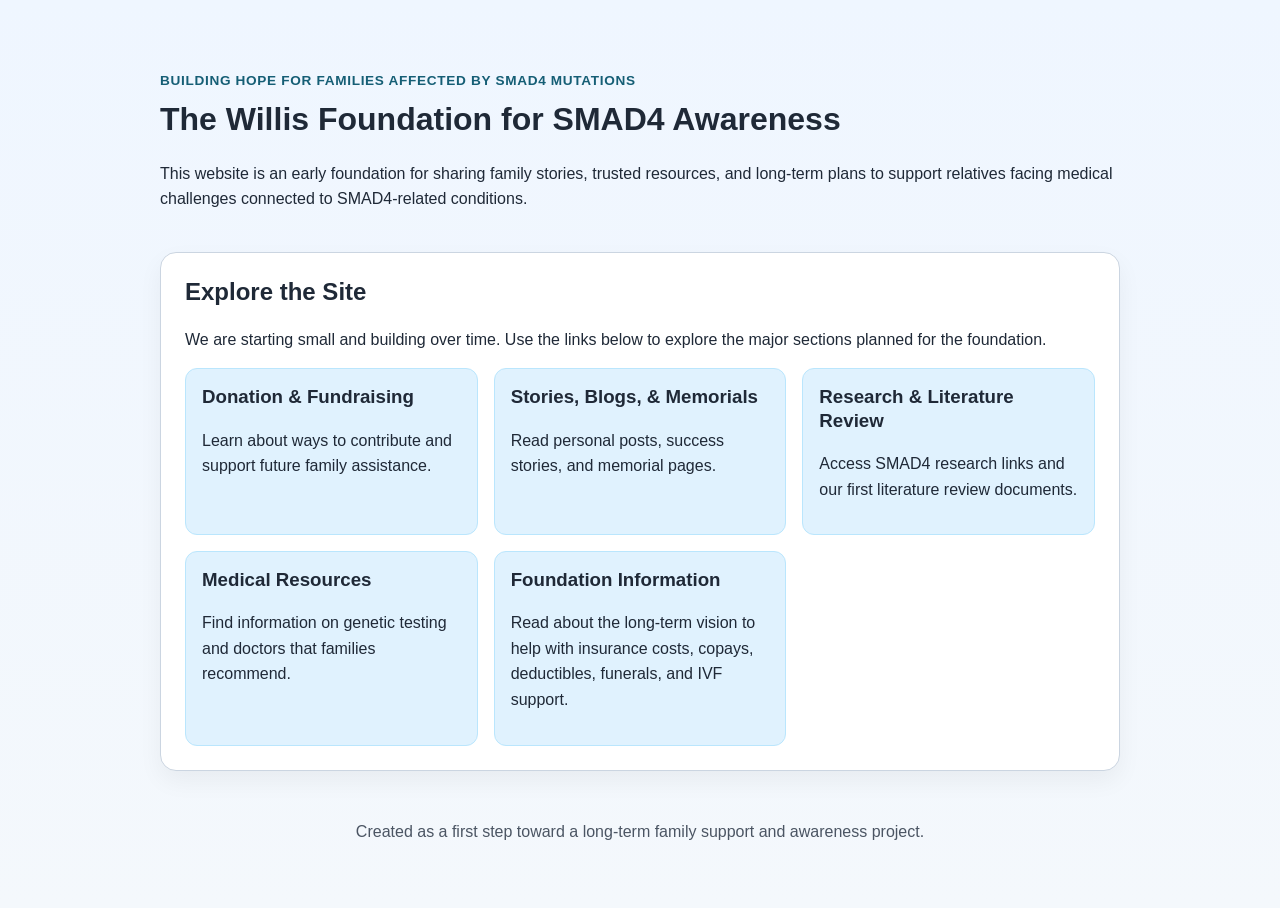
<file: doc/index.html>
<!DOCTYPE html>
<html lang="en">
  <head>
    <meta charset="UTF-8" />
    <meta name="viewport" content="width=device-width, initial-scale=1.0" />
    <title>The Willis Foundation for SMAD4 Awareness</title>
    <link rel="stylesheet" href="assets/style.css" />
  </head>
  <body>
    <header class="site-header">
      <p class="eyebrow">Building hope for families affected by SMAD4 mutations</p>
      <h1>The Willis Foundation for SMAD4 Awareness</h1>
      <p>
        This website is an early foundation for sharing family stories, trusted resources,
        and long-term plans to support relatives facing medical challenges connected to
        SMAD4-related conditions.
      </p>
    </header>

    <main>
      <section class="section">
        <h2>Explore the Site</h2>
        <p>
          We are starting small and building over time. Use the links below to explore the
          major sections planned for the foundation.
        </p>
        <div class="card-grid">
          <a class="card" href="donation/">
            <h3>Donation & Fundraising</h3>
            <p>Learn about ways to contribute and support future family assistance.</p>
          </a>

          <a class="card" href="stories/">
            <h3>Stories, Blogs, & Memorials</h3>
            <p>Read personal posts, success stories, and memorial pages.</p>
          </a>

          <a class="card" href="research/">
            <h3>Research & Literature Review</h3>
            <p>Access SMAD4 research links and our first literature review documents.</p>
          </a>

          <a class="card" href="resources/">
            <h3>Medical Resources</h3>
            <p>Find information on genetic testing and doctors that families recommend.</p>
          </a>

          <a class="card" href="foundation/">
            <h3>Foundation Information</h3>
            <p>
              Read about the long-term vision to help with insurance costs, copays,
              deductibles, funerals, and IVF support.
            </p>
          </a>
        </div>
      </section>
    </main>

    <footer class="site-footer">
      <p>Created as a first step toward a long-term family support and awareness project.</p>
    </footer>
  </body>
</html>
</file>
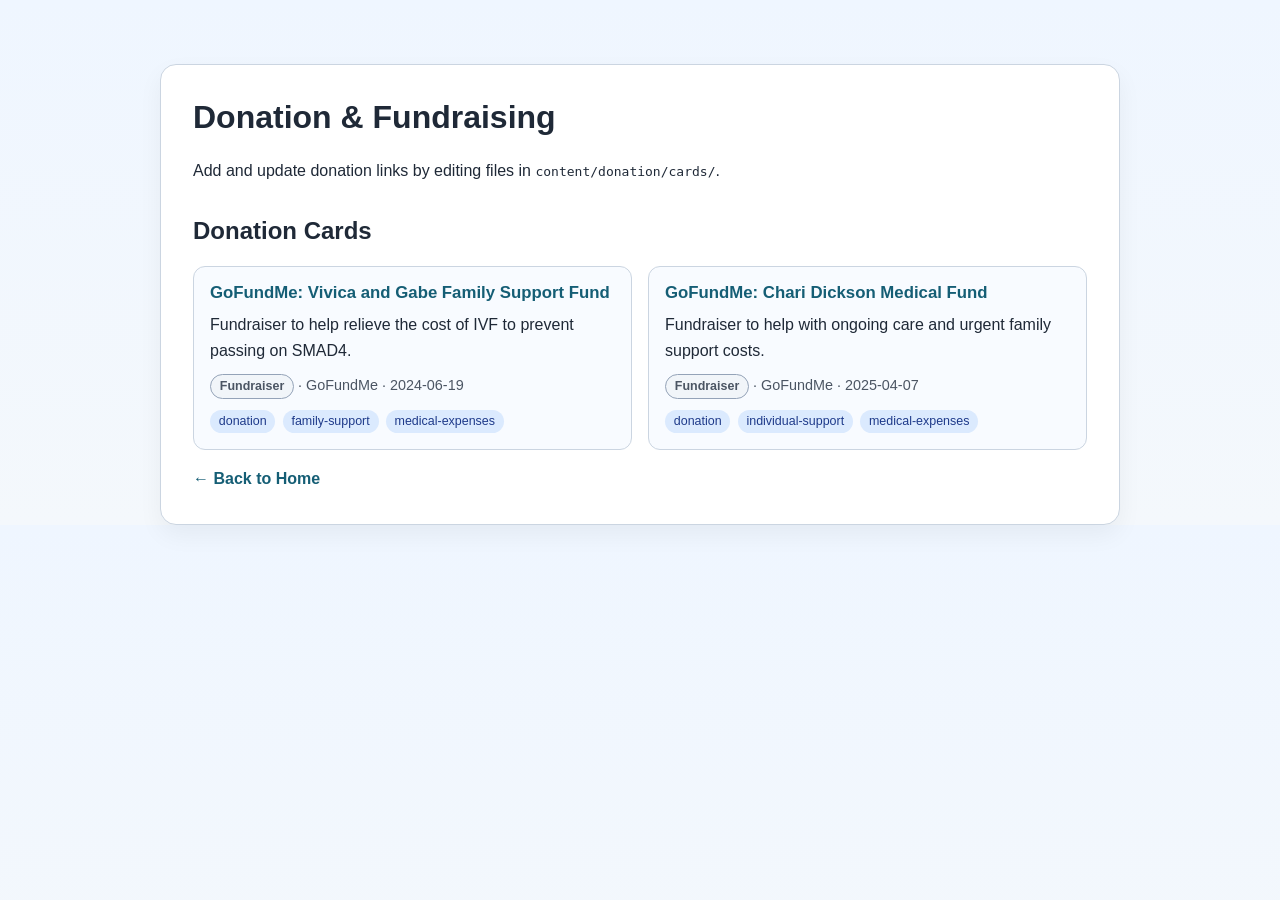
<file: doc/donation/index.html>
<!DOCTYPE html>
<html lang="en">
  <head>
    <meta charset="UTF-8" />
    <meta name="viewport" content="width=device-width, initial-scale=1.0" />
    <title>Donation & Fundraising | SMAD4 Awareness</title>
    <link rel="stylesheet" href="../assets/style.css" />
  </head>
  <body>
    <main class="placeholder-page">
      <h1>Donation & Fundraising</h1>
      <p>
        Add and update donation links by editing files in
        <code>content/donation/cards/</code>.
      </p>

      <section
        class="dynamic-card-section"
        data-card-section
        data-cards-path="../../content/donation/cards"
      >
        <h2>Donation Cards</h2>
        <p class="dynamic-card-status" data-card-status>Loading cards…</p>
        <div class="content-card-grid" data-card-grid></div>
      </section>

      <a class="back-link" href="../index.html">← Back to Home</a>
    </main>
    <script src="../assets/cards.js" defer></script>
  </body>
</html>
</file>
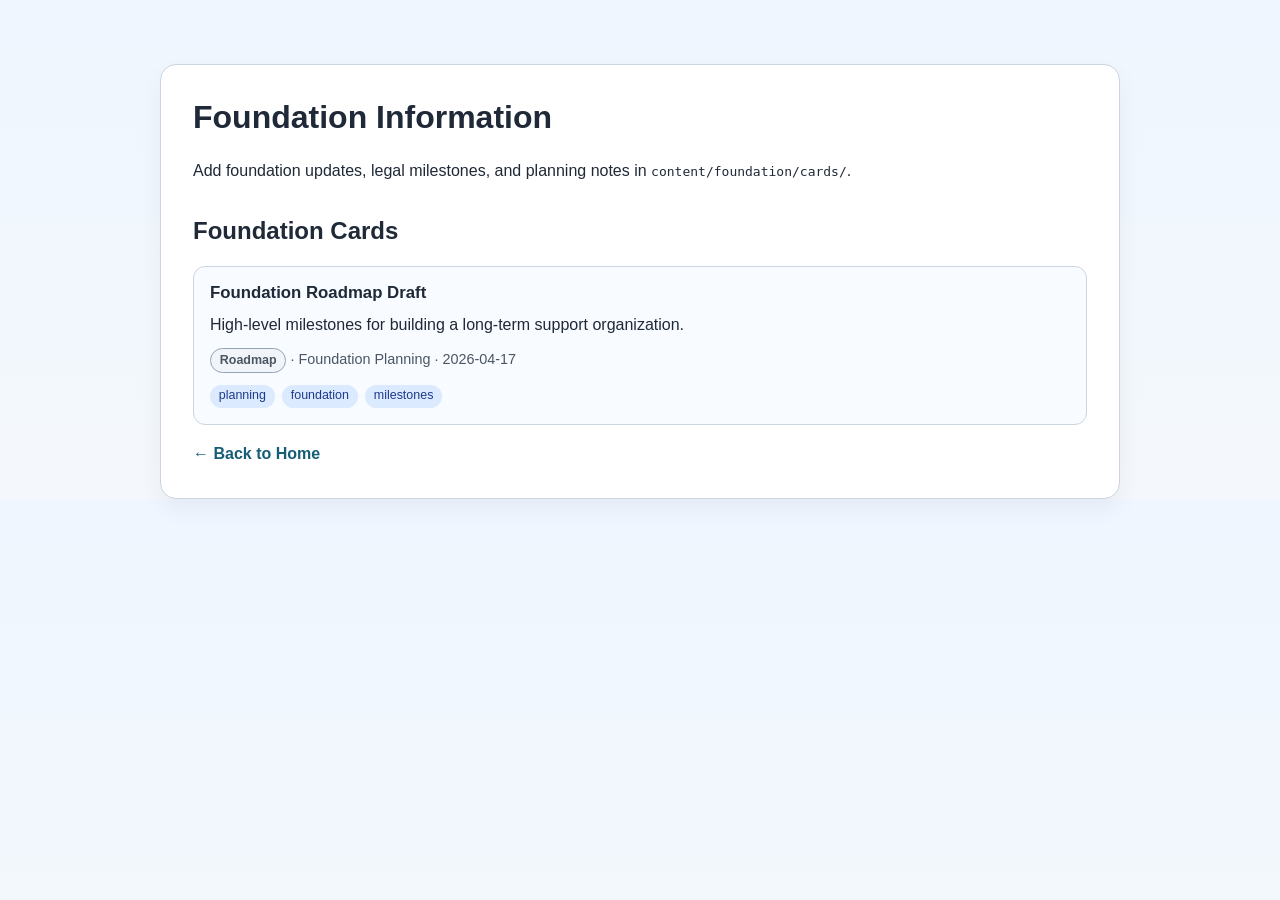
<file: doc/foundation/index.html>
<!DOCTYPE html>
<html lang="en">
  <head>
    <meta charset="UTF-8" />
    <meta name="viewport" content="width=device-width, initial-scale=1.0" />
    <title>Foundation Information | SMAD4 Awareness</title>
    <link rel="stylesheet" href="../assets/style.css" />
  </head>
  <body>
    <main class="placeholder-page">
      <h1>Foundation Information</h1>
      <p>
        Add foundation updates, legal milestones, and planning notes in
        <code>content/foundation/cards/</code>.
      </p>

      <section
        class="dynamic-card-section"
        data-card-section
        data-cards-path="../../content/foundation/cards"
      >
        <h2>Foundation Cards</h2>
        <p class="dynamic-card-status" data-card-status>Loading cards…</p>
        <div class="content-card-grid" data-card-grid></div>
      </section>

      <a class="back-link" href="../index.html">← Back to Home</a>
    </main>
    <script src="../assets/cards.js" defer></script>
  </body>
</html>
</file>
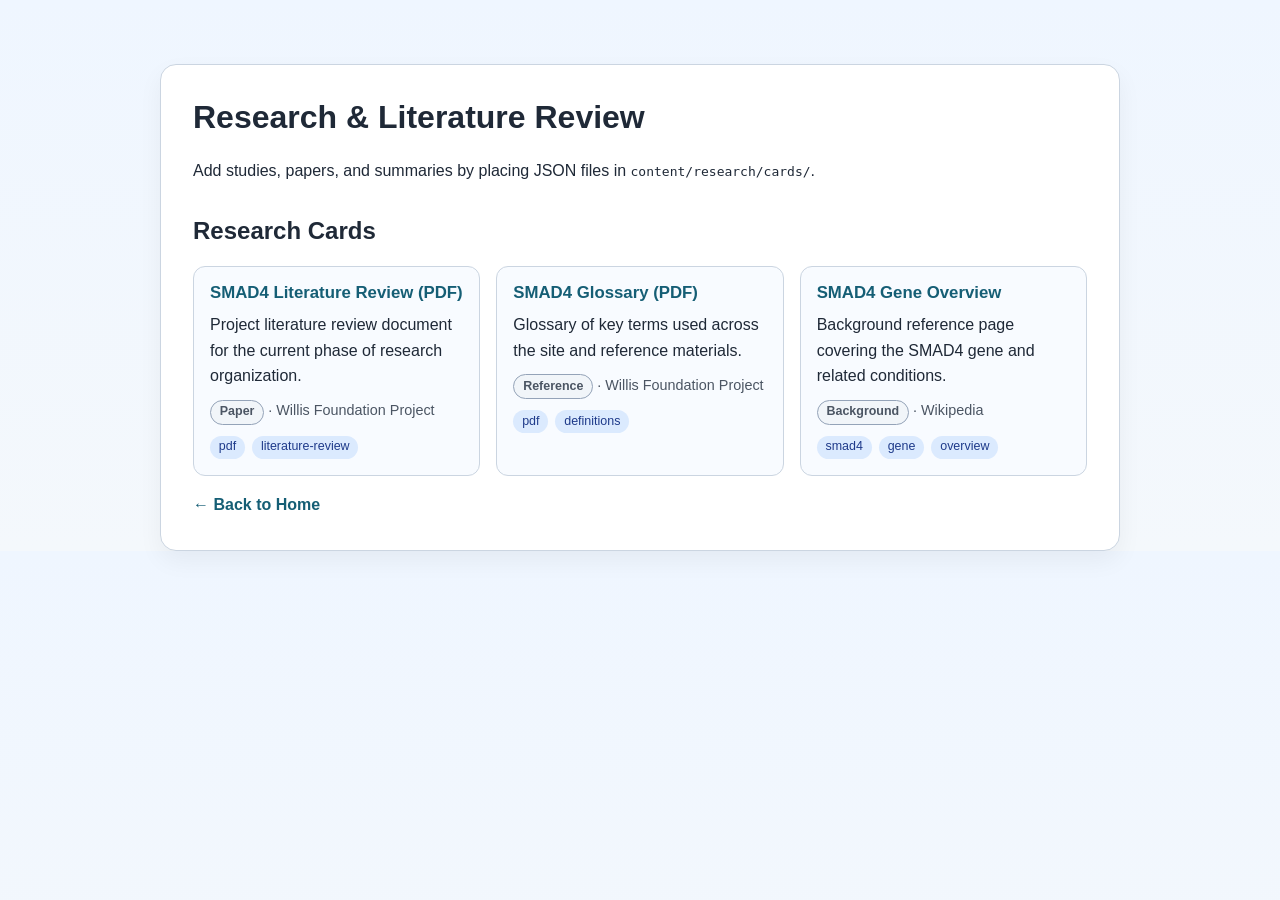
<file: doc/research/index.html>
<!DOCTYPE html>
<html lang="en">
  <head>
    <meta charset="UTF-8" />
    <meta name="viewport" content="width=device-width, initial-scale=1.0" />
    <title>Research & Literature Review | SMAD4 Awareness</title>
    <link rel="stylesheet" href="../assets/style.css" />
  </head>
  <body>
    <main class="placeholder-page">
      <h1>Research & Literature Review</h1>
      <p>
        Add studies, papers, and summaries by placing JSON files in
        <code>content/research/cards/</code>.
      </p>

      <section
        class="dynamic-card-section"
        data-card-section
        data-cards-path="../../content/research/cards"
      >
        <h2>Research Cards</h2>
        <p class="dynamic-card-status" data-card-status>Loading cards…</p>
        <div class="content-card-grid" data-card-grid></div>
      </section>

      <a class="back-link" href="../index.html">← Back to Home</a>
    </main>
    <script src="../assets/cards.js" defer></script>
  </body>
</html>
</file>
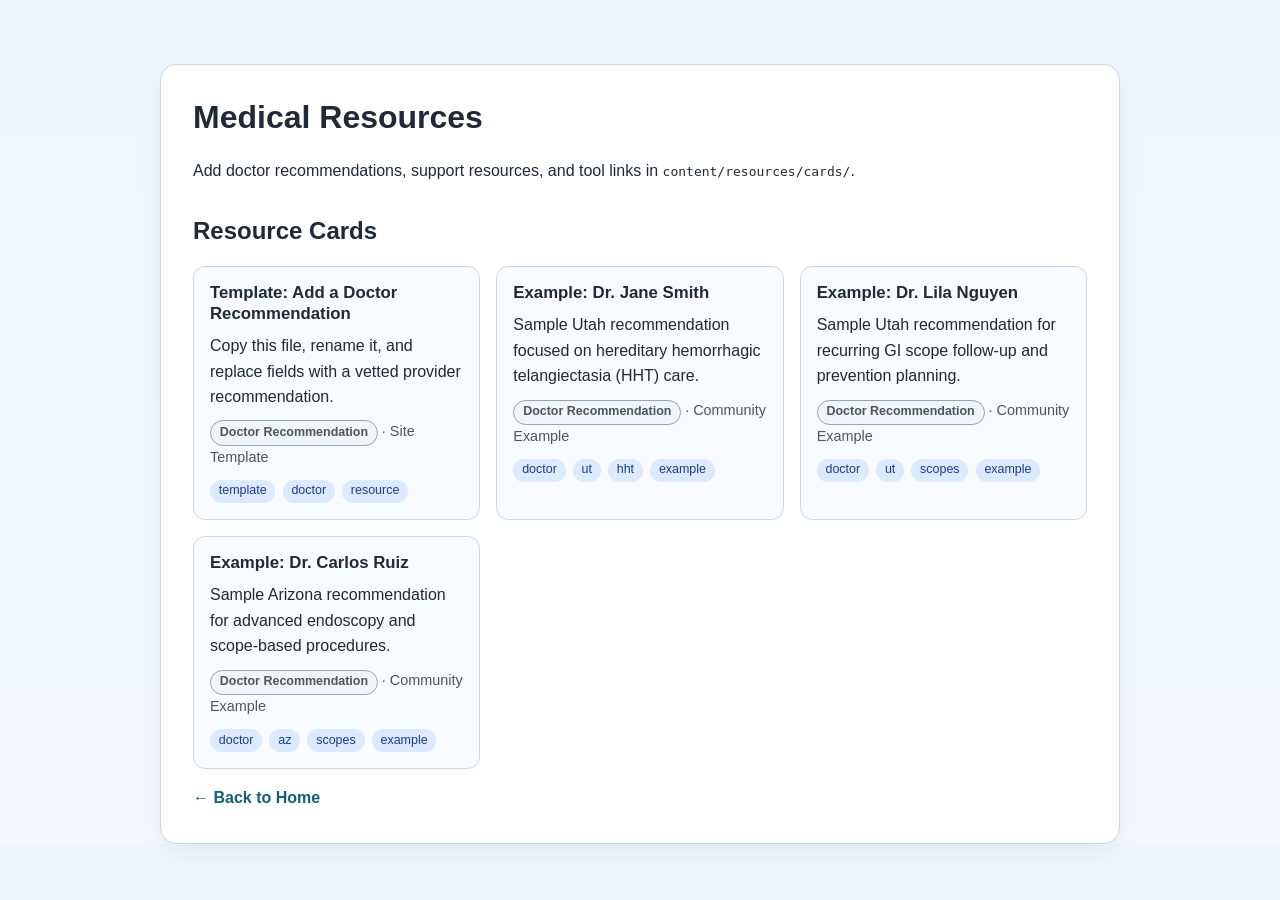
<file: doc/resources/index.html>
<!DOCTYPE html>
<html lang="en">
  <head>
    <meta charset="UTF-8" />
    <meta name="viewport" content="width=device-width, initial-scale=1.0" />
    <title>Medical Resources | SMAD4 Awareness</title>
    <link rel="stylesheet" href="../assets/style.css" />
  </head>
  <body>
    <main class="placeholder-page">
      <h1>Medical Resources</h1>
      <p>
        Add doctor recommendations, support resources, and tool links in
        <code>content/resources/cards/</code>.
      </p>

      <section
        class="dynamic-card-section"
        data-card-section
        data-cards-path="../../content/resources/cards"
      >
        <h2>Resource Cards</h2>
        <p class="dynamic-card-status" data-card-status>Loading cards…</p>
        <div class="content-card-grid" data-card-grid></div>
      </section>

      <a class="back-link" href="../index.html">← Back to Home</a>
    </main>
    <script src="../assets/cards.js" defer></script>
  </body>
</html>
</file>
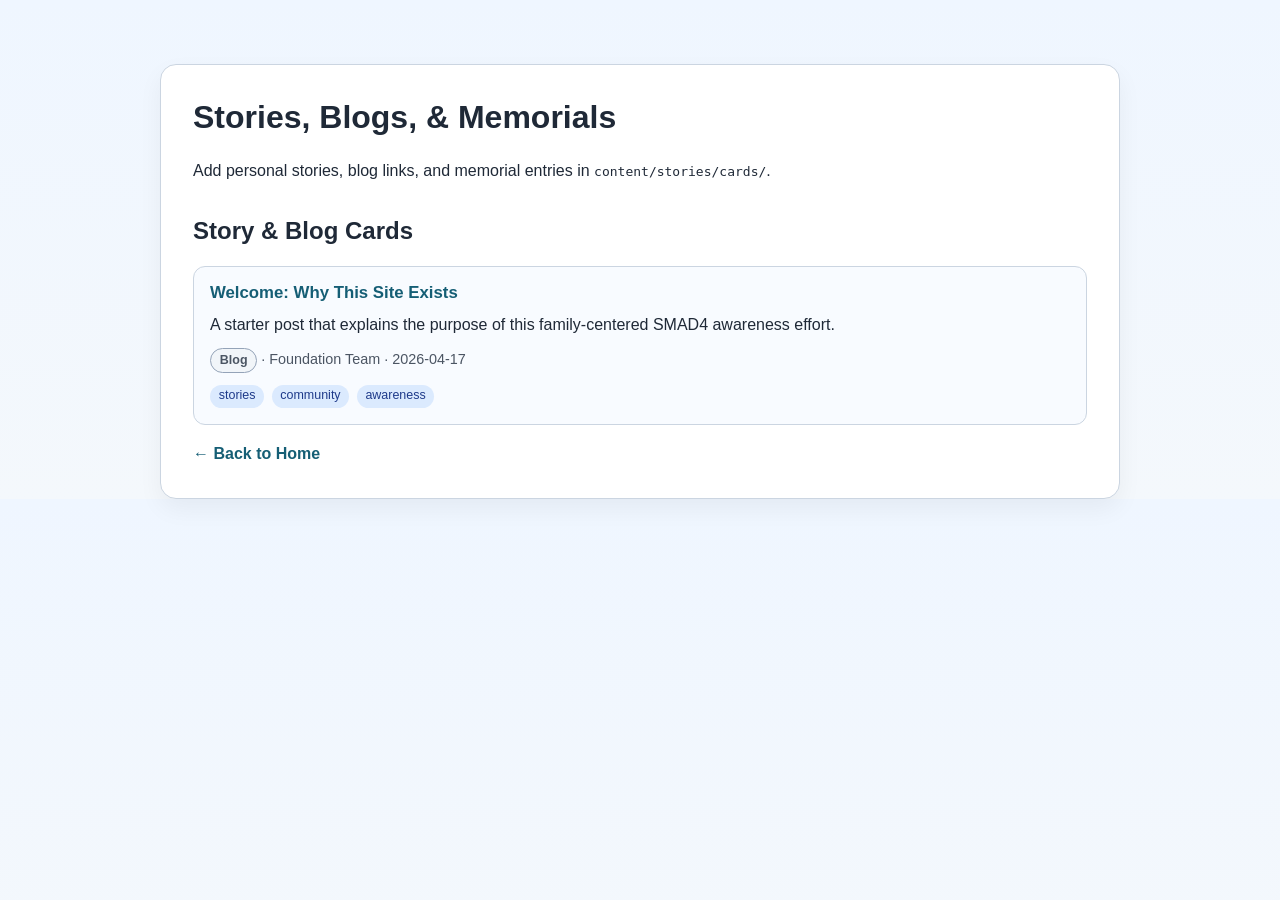
<file: doc/stories/index.html>
<!DOCTYPE html>
<html lang="en">
  <head>
    <meta charset="UTF-8" />
    <meta name="viewport" content="width=device-width, initial-scale=1.0" />
    <title>Stories, Blogs, & Memorials | SMAD4 Awareness</title>
    <link rel="stylesheet" href="../assets/style.css" />
  </head>
  <body>
    <main class="placeholder-page">
      <h1>Stories, Blogs, & Memorials</h1>
      <p>
        Add personal stories, blog links, and memorial entries in
        <code>content/stories/cards/</code>.
      </p>

      <section
        class="dynamic-card-section"
        data-card-section
        data-cards-path="../../content/stories/cards"
      >
        <h2>Story & Blog Cards</h2>
        <p class="dynamic-card-status" data-card-status>Loading cards…</p>
        <div class="content-card-grid" data-card-grid></div>
      </section>

      <a class="back-link" href="../index.html">← Back to Home</a>
    </main>
    <script src="../assets/cards.js" defer></script>
  </body>
</html>
</file>
<file: doc/assets/style.css>
:root {
  color-scheme: light;
  --bg: #f4f8fc;
  --surface: #ffffff;
  --text: #1f2937;
  --muted: #4b5563;
  --accent: #155e75;
  --accent-soft: #e0f2fe;
  --border: #cbd5e1;
}

* {
  box-sizing: border-box;
}

body {
  margin: 0;
  font-family: Arial, Helvetica, sans-serif;
  background: linear-gradient(180deg, #eff6ff 0%, var(--bg) 100%);
  color: var(--text);
  line-height: 1.6;
}

.site-header,
.section,
.site-footer,
.placeholder-page {
  width: min(960px, 92vw);
  margin: 0 auto;
}

.site-header {
  padding: 3.5rem 0 1.5rem;
}

.eyebrow {
  color: var(--accent);
  font-weight: 700;
  text-transform: uppercase;
  letter-spacing: 0.05em;
  margin-bottom: 0.5rem;
  font-size: 0.85rem;
}

h1,
h2,
h3 {
  line-height: 1.25;
  margin-top: 0;
}

.section {
  background: var(--surface);
  border: 1px solid var(--border);
  border-radius: 16px;
  padding: 1.5rem;
  box-shadow: 0 10px 25px rgba(2, 6, 23, 0.05);
}

.card-grid {
  margin-top: 1rem;
  display: grid;
  grid-template-columns: repeat(auto-fit, minmax(220px, 1fr));
  gap: 1rem;
}

.card {
  display: block;
  text-decoration: none;
  color: inherit;
  background: var(--accent-soft);
  border: 1px solid #bae6fd;
  border-radius: 12px;
  padding: 1rem;
  transition: transform 0.15s ease, box-shadow 0.15s ease;
}

.card:hover,
.card:focus-visible {
  transform: translateY(-2px);
  box-shadow: 0 8px 20px rgba(21, 94, 117, 0.15);
}

.site-footer {
  text-align: center;
  color: var(--muted);
  padding: 2rem 0 3rem;
}

.placeholder-page {
  margin-top: 4rem;
  background: var(--surface);
  border: 1px solid var(--border);
  border-radius: 16px;
  padding: 2rem;
  box-shadow: 0 10px 25px rgba(2, 6, 23, 0.05);
}

.back-link {
  display: inline-block;
  margin-top: 1rem;
  color: var(--accent);
  font-weight: 700;
  text-decoration: none;
}

.back-link:hover,
.back-link:focus-visible {
  text-decoration: underline;
}

.resource-links {
  padding-left: 1.25rem;
}

.resource-links a {
  color: var(--accent);
  font-weight: 700;
}

.dynamic-card-section {
  margin-top: 2rem;
}

.dynamic-card-status {
  color: var(--muted);
  font-style: italic;
}

.content-card-grid {
  margin-top: 1rem;
  display: grid;
  grid-template-columns: repeat(auto-fit, minmax(230px, 1fr));
  gap: 1rem;
}

.content-card {
  background: #f8fbff;
  border: 1px solid var(--border);
  border-radius: 12px;
  padding: 1rem;
}

.content-card-title {
  margin-bottom: 0.5rem;
  font-size: 1.05rem;
}

.content-card-title a {
  color: var(--accent);
  text-decoration: none;
}

.content-card-title a:hover,
.content-card-title a:focus-visible {
  text-decoration: underline;
}

.content-card-description {
  margin-top: 0;
  margin-bottom: 0.65rem;
}

.content-card-meta {
  color: var(--muted);
  font-size: 0.9rem;
  margin: 0;
}

.card-chip {
  display: inline-block;
  border: 1px solid #94a3b8;
  border-radius: 999px;
  padding: 0.1rem 0.55rem;
  background: #f1f5f9;
  font-weight: 700;
  font-size: 0.78rem;
  text-transform: capitalize;
}

.card-tag-list {
  margin: 0.7rem 0 0;
  padding: 0;
  list-style: none;
  display: flex;
  flex-wrap: wrap;
  gap: 0.45rem;
}

.card-tag {
  background: #dbeafe;
  color: #1e3a8a;
  border-radius: 999px;
  padding: 0.1rem 0.55rem;
  font-size: 0.78rem;
}
</file>
